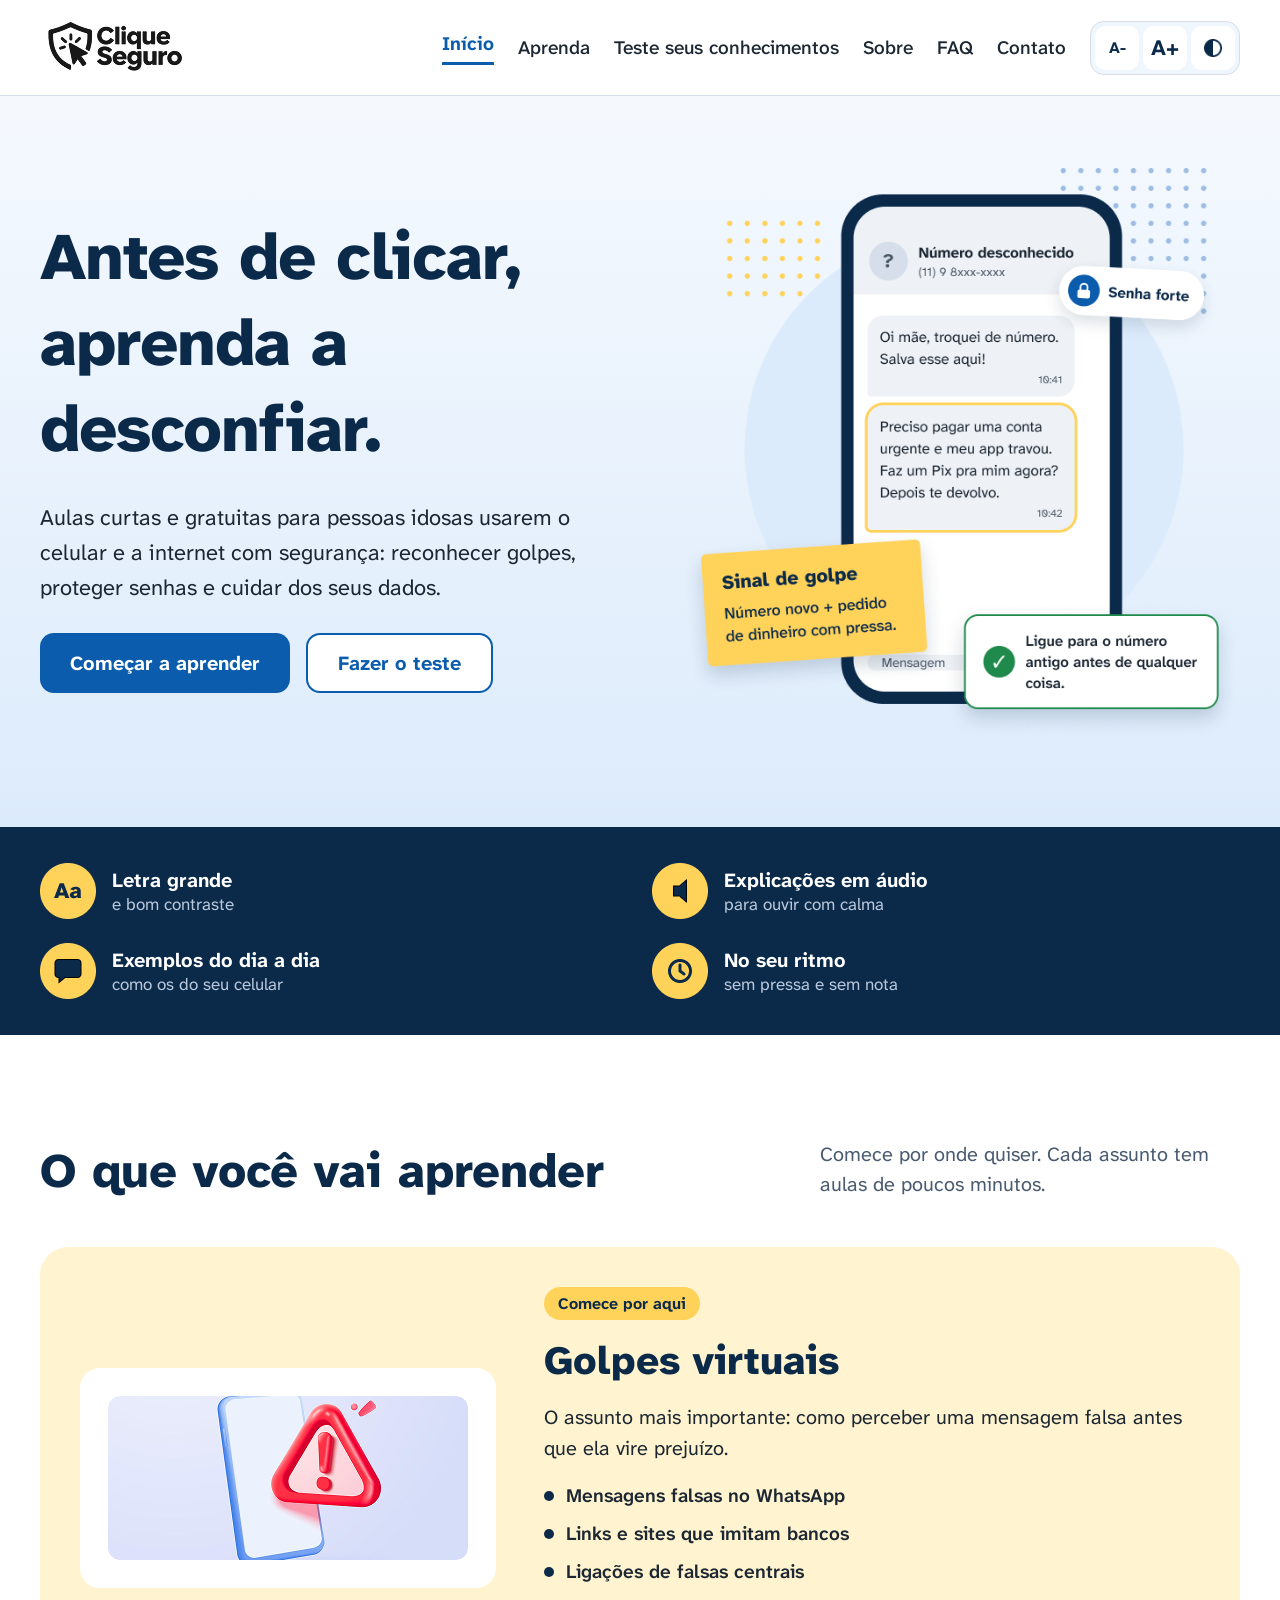
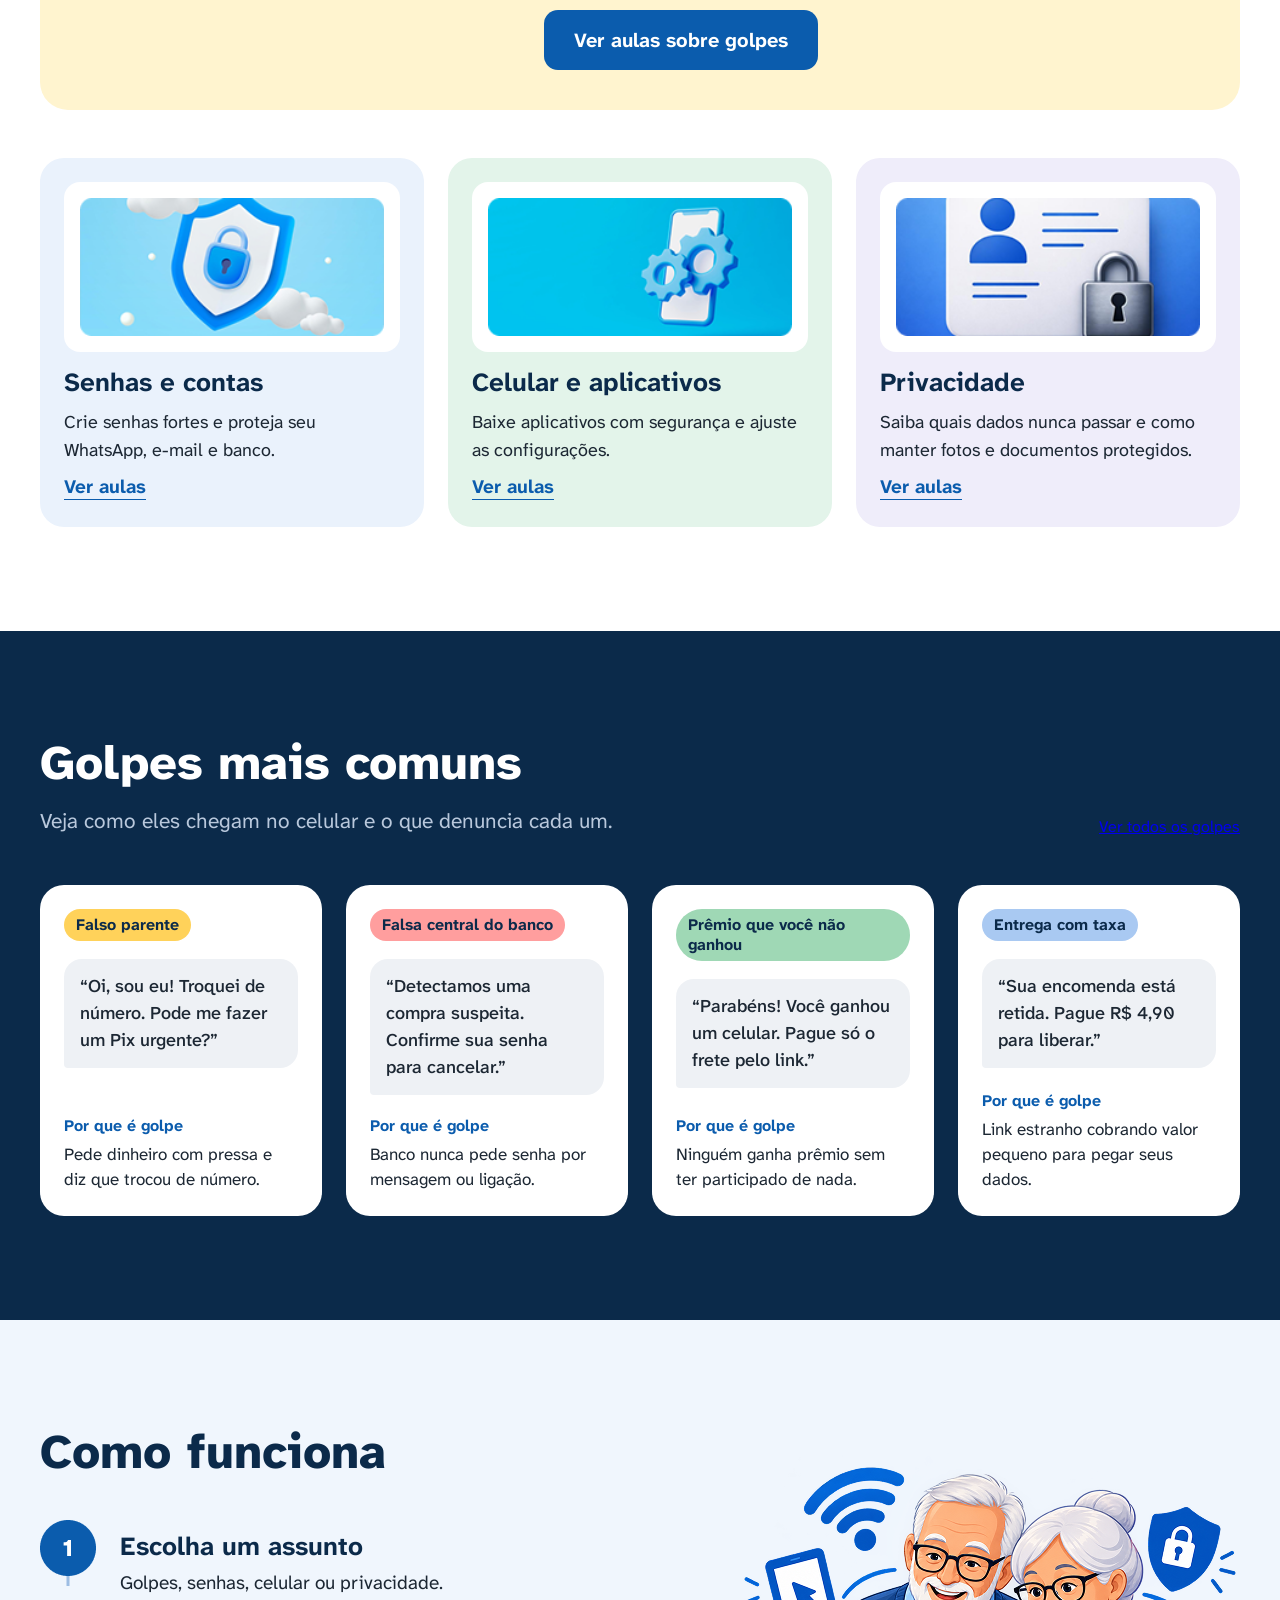
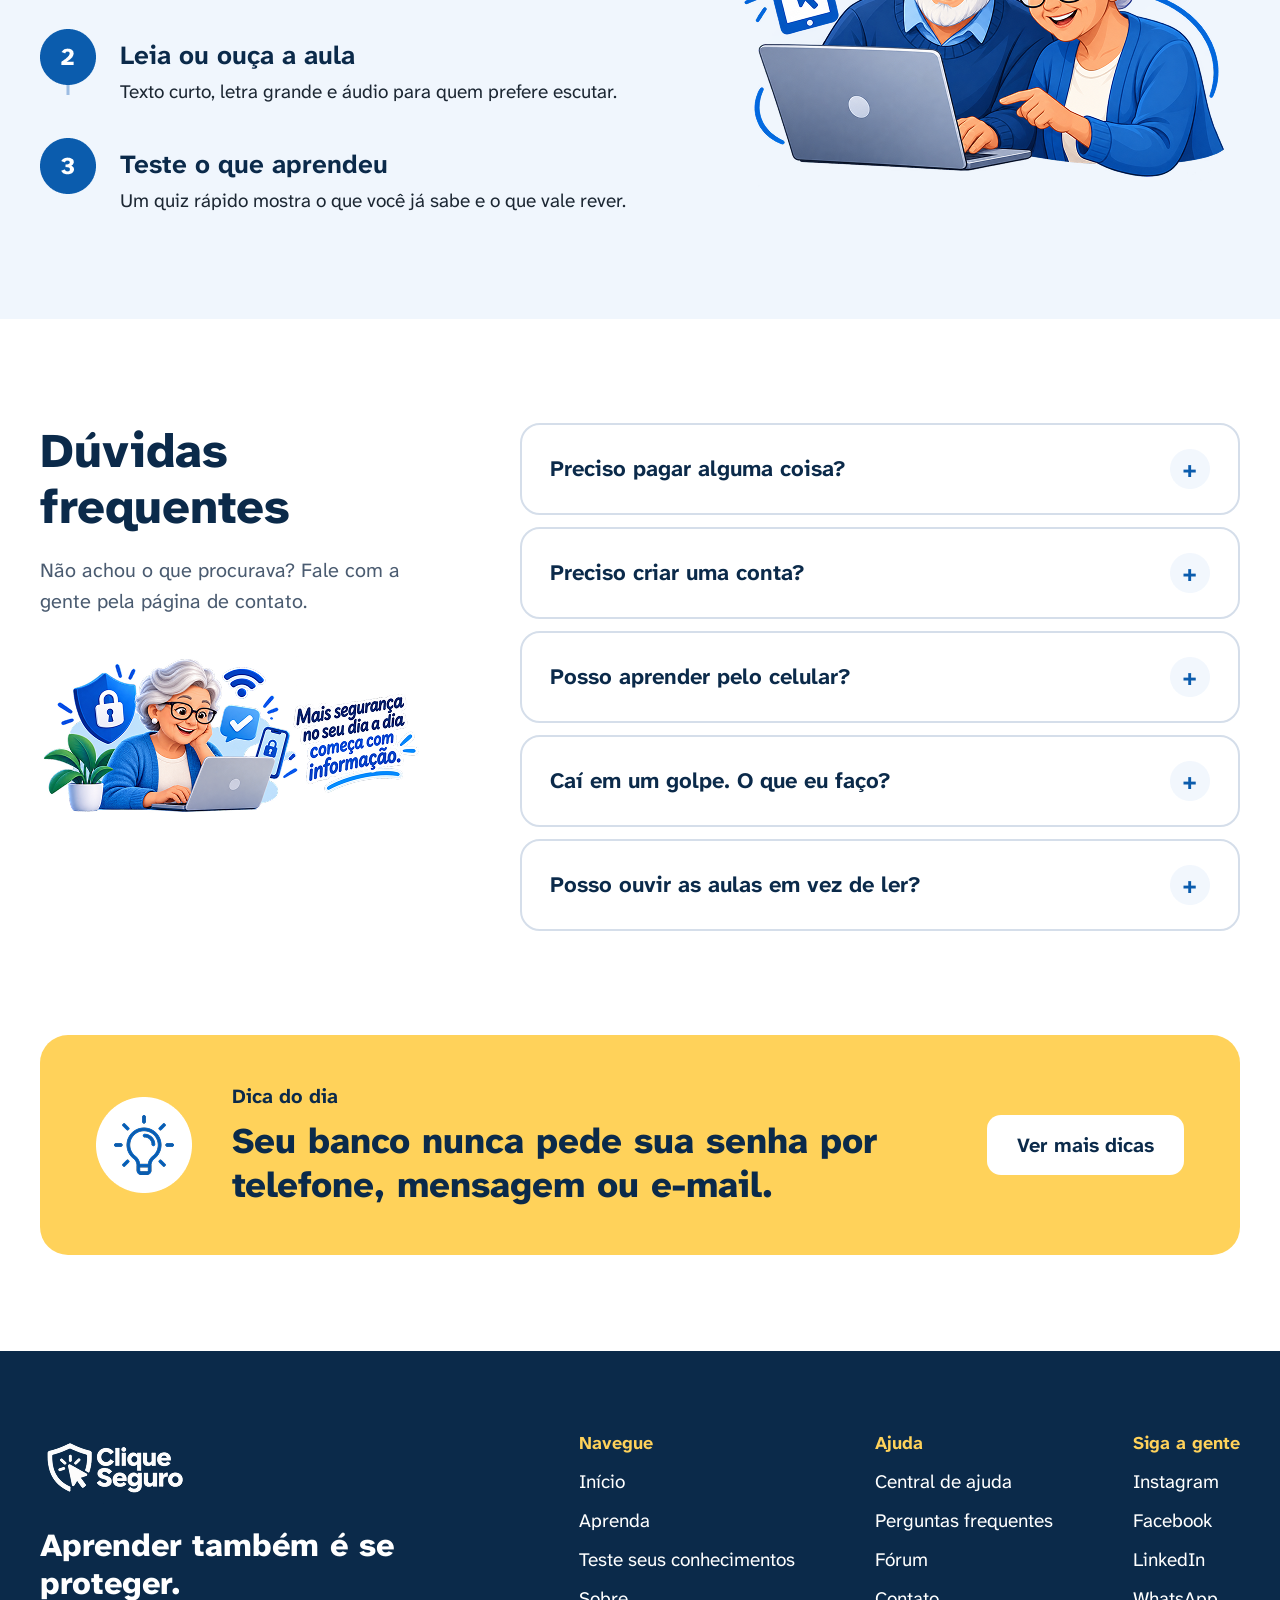
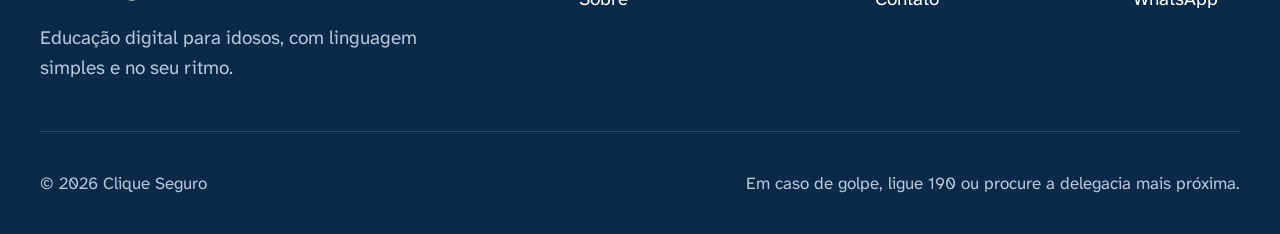
<file: page1.html>
<!DOCTYPE html>
<html lang="pt-br">

<head>
    <meta charset="UTF-8">
    <meta name="viewport" content="width=device-width, initial-scale=1.0">
    <title>Clique Seguro</title>
    <link rel="stylesheet" href="./src/styles/page1.css">
    <link rel="preconnect" href="https://fonts.googleapis.com">
    <link rel="preconnect" href="https://fonts.gstatic.com" crossorigin>
    <link
        href="https://fonts.googleapis.com/css2?family=Atkinson+Hyperlegible+Next:wght@400;500;600;700;800&display=swap"
        rel="stylesheet">
    <link rel="icon" type="image/png" href="./src/images/favicon-azul.png">
</head>

<body>
    <header>
        <img src="./src/images/logo_header.png" alt="Logo Clique Seguro" id="logo-header">

        <nav class="header-nav">
            <a href="./page1.html" class="active-link">Início</a>
            <a href="#learn">Aprenda</a>
            <a href="./page2.html">Teste seus conhecimentos</a>
            <a href="./page3.html">Sobre</a>
            <a href="#faq">FAQ</a>
            <a href="#footer">Contato</a>
            <div class="header-accessibility">
                <a href="#" id="font-decrease" aria-label="Diminuir tamanho da letra">A-</a>
                <a href="#" id="font-increase" aria-label="Aumentar tamanho da letra">A+</a>
                <a class="header-contrast" aria-label="Ativar modo escuro"><img
                        src="./src/images/icon_contraste.png" alt="Ícone contraste" id="contrast-icon"></a>
            </div>
        </nav>
    </header>

    <main>
        <section class="section-hero">
            <div class="hero-content">
                <h1>Antes de clicar, aprenda a desconfiar.</h1>
                <p>Aulas curtas e gratuitas para pessoas idosas usarem o celular
                    e a internet com segurança: reconhecer golpes, proteger senhas e cuidar dos seus dados.</p>
                <div class="hero-buttons">
                    <a href="#learn" class="btn-hero-primary">Começar a aprender</a>
                    <a href="./page2.html" class="btn-hero-secondary">Fazer o teste</a>
                </div>
            </div>

            <img src="./src/images/ilustracao_golpe.png" alt="Exemplo de golpe">
        </section>

        <section class="section-benefits">
            <div class="benefit-card">
                <img src="./src/images/icon_letra.png" alt="Ícone letra grande">
                <div class="benefit-card-content">
                    <h3>Letra grande</h3>
                    <p>e bom contraste</p>
                </div>
            </div>
            <div class="benefit-card">
                <img src="./src/images/icon_audio.png" alt="Ícone explicação em áudio">
                <div class="benefit-card-content">
                    <h3>Explicações em áudio</h3>
                    <p>para ouvir com calma</p>
                </div>
            </div>
            <div class="benefit-card">
                <img src="./src/images/icon_exemplo.png" alt="Ícone exemplos do dia a dia">
                <div class="benefit-card-content">
                    <h3>Exemplos do dia a dia</h3>
                    <p>como os do seu celular</p>
                </div>
            </div>
            <div class="benefit-card">
                <img src="./src/images/icon_relogio.png" alt="Ícone relógio">
                <div class="benefit-card-content">
                    <h3>No seu ritmo</h3>
                    <p>sem pressa e sem nota</p>
                </div>
            </div>
        </section>

        <section class="section-learn" id="learn">
            <div class="learn-header">
                <h2>O que você vai aprender</h2>
                <p>Comece por onde quiser. Cada assunto tem aulas de poucos minutos.</p>
            </div>

            <div class="learn-featured">
                <div class="learn-featured-image">
                    <img src="./src/images/ilustracao_perigo.png" alt="Celular com um sinal de alerta vermelho">
                </div>

                <div class="learn-featured-content">
                    <span class="learn-tag">Comece por aqui</span>
                    <h3>Golpes virtuais</h3>
                    <p>O assunto mais importante: como perceber uma mensagem falsa antes que ela vire prejuízo.</p>
                    <ul>
                        <li>Mensagens falsas no WhatsApp</li>
                        <li>Links e sites que imitam bancos</li>
                        <li>Ligações de falsas centrais</li>
                    </ul>
                    <a href="" class="btn-learn">Ver aulas sobre golpes</a>
                </div>
            </div>

            <div class="topic-grid">
                <div class="topic-card topic-blue">
                    <img src="./src/images/ilustracao_cadeado.png" alt="Ilustração de um cadeado">
                    <div class="topic-card-content">
                        <h3>Senhas e contas</h3>
                        <p>Crie senhas fortes e proteja seu WhatsApp, e-mail e banco.</p>
                        <a href="" class="topic-link">Ver aulas</a>
                    </div>
                </div>
                <div class="topic-card topic-green">
                    <img src="./src/images/ilustracao_celular.png" alt="Ilustração de um celular">
                    <div class="topic-card-content">
                        <h3>Celular e aplicativos</h3>
                        <p>Baixe aplicativos com segurança e ajuste as configurações.</p>
                        <a href="" class="topic-link">Ver aulas</a>
                    </div>
                </div>
                <div class="topic-card topic-rose">
                    <img src="./src/images/ilustracao_privacidade.png" alt="Ilustração de um documento protegido">
                    <div class="topic-card-content">
                        <h3>Privacidade</h3>
                        <p>Saiba quais dados nunca passar e como manter fotos e documentos protegidos.</p>
                        <a href="" class="topic-link">Ver aulas</a>
                    </div>
                </div>
            </div>
        </section>

        <section class="section-scams">
            <div class="scams-header">
                <div>
                    <h2>Golpes mais comuns</h2>
                    <p>Veja como eles chegam no celular e o que denuncia cada um.</p>
                </div>
                <a href="./golpes.html" class="btn-scams">Ver todos os golpes</a>
            </div>

            <div class="scams-grid">
                <div class="scam-card">
                    <p class="scam-tag tag-yellow">Falso parente</p>
                    <p class="scam-message">“Oi, sou eu! Troquei de número. Pode me fazer um Pix urgente?”</p>
                    <div class="scam-why">
                        <p class="scam-why-title">Por que é golpe</p>
                        <p>Pede dinheiro com pressa e diz que trocou de número.</p>
                    </div>
                </div>

                <div class="scam-card">
                    <p class="scam-tag tag-red">Falsa central do banco</p>
                    <p class="scam-message">“Detectamos uma compra suspeita. Confirme sua senha para cancelar.”</p>
                    <div class="scam-why">
                        <p class="scam-why-title">Por que é golpe</p>
                        <p>Banco nunca pede senha por mensagem ou ligação.</p>
                    </div>
                </div>

                <div class="scam-card">
                    <p class="scam-tag tag-green">Prêmio que você não ganhou</p>
                    <p class="scam-message">“Parabéns! Você ganhou um celular. Pague só o frete pelo link.”</p>
                    <div class="scam-why">
                        <p class="scam-why-title">Por que é golpe</p>
                        <p>Ninguém ganha prêmio sem ter participado de nada.</p>
                    </div>
                </div>

                <div class="scam-card">
                    <p class="scam-tag tag-blue">Entrega com taxa</p>
                    <p class="scam-message">“Sua encomenda está retida. Pague R$ 4,90 para liberar.”</p>
                    <div class="scam-why">
                        <p class="scam-why-title">Por que é golpe</p>
                        <p>Link estranho cobrando valor pequeno para pegar seus dados.</p>
                    </div>
                </div>
            </div>
        </section>

        <section class="section-steps">
            <div class="steps-content">
                <h2>Como funciona</h2>
                <div class="step-card">
                    <img src="./src/images/marcador1.png" alt="Marcador 1">
                    <div class="step-card-content">
                        <h3>Escolha um assunto</h3>
                        <p>Golpes, senhas, celular ou privacidade.</p>
                    </div>
                </div>
                <div class="step-card">
                    <img src="./src/images/marcador2.png" alt="Marcador 2">
                    <div class="step-card-content">
                        <h3>Leia ou ouça a aula</h3>
                        <p>Texto curto, letra grande e áudio para quem prefere escutar.</p>
                    </div>
                </div>
                <div class="step-card">
                    <img src="./src/images/marcador3.png" alt="Marcador 3">
                    <div class="step-card-content">
                        <h3>Teste o que aprendeu</h3>
                        <p>Um quiz rápido mostra o que você já sabe e o que vale rever.</p>
                    </div>
                </div>
            </div>
            <img src="./src/images/ilustracao_idosos.png" alt="Ilustração de dois idosos">
        </section>

        <section class="section-faq" id="faq">
            <div class="faq-header">
                <h2>Dúvidas frequentes</h2>
                <p>Não achou o que procurava? Fale com a gente pela página de contato.</p>
                <img src="./src/images/ilustracao_idosa.png" alt="Ilustração de uma idosa">
            </div>

            <div class="faq-list">
                <div class="faq-card">
                    <p>Preciso pagar alguma coisa?</p>
                    <a href=""><img src="./src/images/icon_abrir.png" alt="Ícone abrir"></a>
                </div>
                <div class="faq-card">
                    <p>Preciso criar uma conta?</p>
                    <a href=""><img src="./src/images/icon_abrir.png" alt="Ícone abrir"></a>
                </div>
                <div class="faq-card">
                    <p>Posso aprender pelo celular?</p>
                    <a href=""><img src="./src/images/icon_abrir.png" alt="Ícone abrir"></a>
                </div>
                <div class="faq-card">
                    <p>Caí em um golpe. O que eu faço?</p>
                    <a href=""><img src="./src/images/icon_abrir.png" alt="Ícone abrir"></a>
                </div>
                <div class="faq-card">
                    <p>Posso ouvir as aulas em vez de ler?</p>
                    <a href=""><img src="./src/images/icon_abrir.png" alt="Ícone abrir"></a>
                </div>
            </div>
        </section>

        <section class="section-tip">
            <div class="tip-card">
                <img src="./src/images/icon_lampada.png" alt="Ícone lâmpada">
                <div class="tip-card-content">
                    <h3>Dica do dia</h3>
                    <p>Seu banco nunca pede sua senha por telefone, mensagem ou e-mail.</p>
                </div>
                <a href="" class="btn-tip">Ver mais dicas</a>
            </div>
        </section>
    </main>

    <footer id="footer">
        <div class="footer-top">
            <div class="footer-brand">
                <img src="./src/images/logo_cliqueseguro.png" alt="Logo Clique Seguro" class="footer-logo">
                <h2>Aprender também é se proteger.</h2>
                <p>Educação digital para idosos, com linguagem simples e no seu ritmo.</p>
            </div>

            <nav class="footer-nav">
                <div class="footer-column">
                    <h3>Navegue</h3>
                    <a href="./page1.html">Início</a>
                    <a href="#learn">Aprenda</a>
                    <a href="./page2.html">Teste seus conhecimentos</a>
                    <a href="./page3.html">Sobre</a>
                </div>
                <div class="footer-column">
                    <h3>Ajuda</h3>
                    <a href="">Central de ajuda</a>
                    <a href="#faq">Perguntas frequentes</a>
                    <a href="">Fórum</a>
                    <a href="">Contato</a>
                </div>
                <div class="footer-column">
                    <h3>Siga a gente</h3>
                    <a href="">Instagram</a>
                    <a href="">Facebook</a>
                    <a href="">LinkedIn</a>
                    <a href="">WhatsApp</a>
                </div>
            </nav>
        </div>
        <div class="footer-bottom">
            <p>© 2026 Clique Seguro</p>
            <p>Em caso de golpe, ligue 190 ou procure a delegacia mais próxima.</p>
        </div>
    </footer>
    <script src="./src/js/app.js"></script>
</body>

</html>
</file>
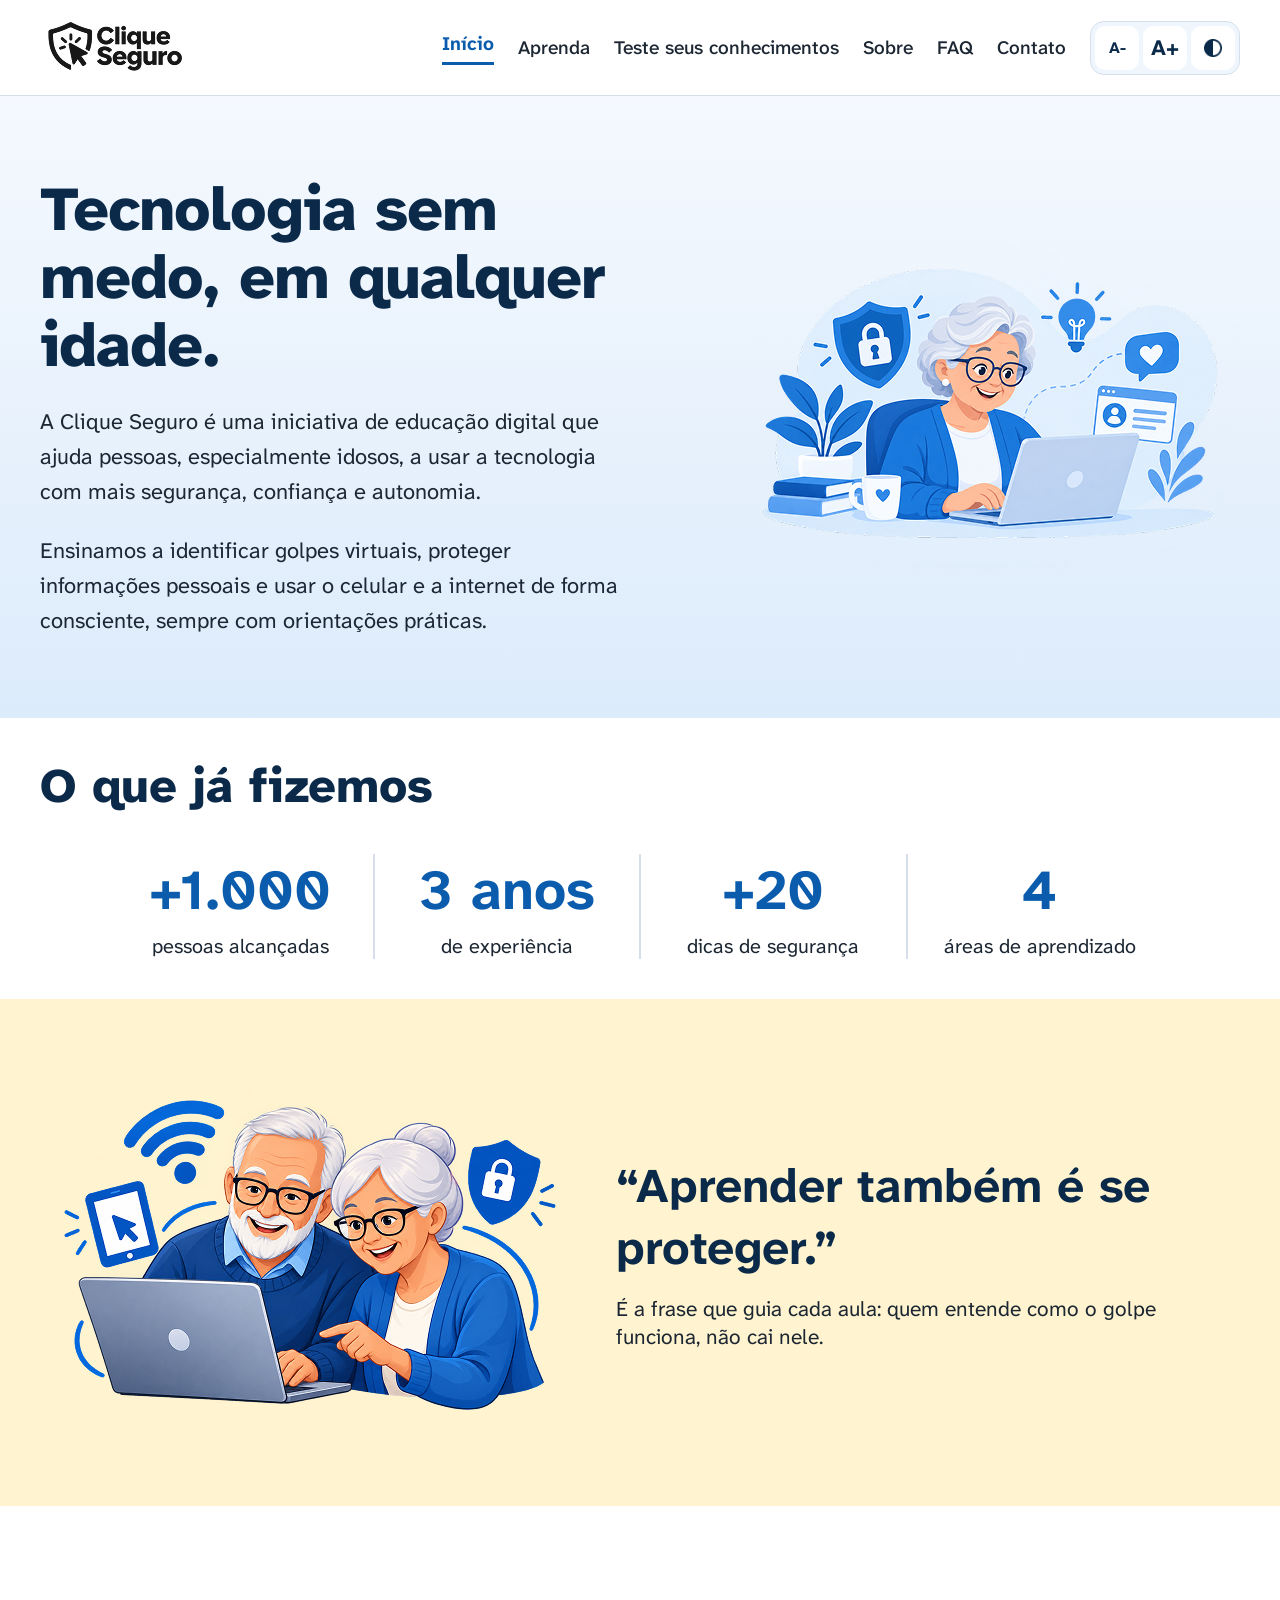
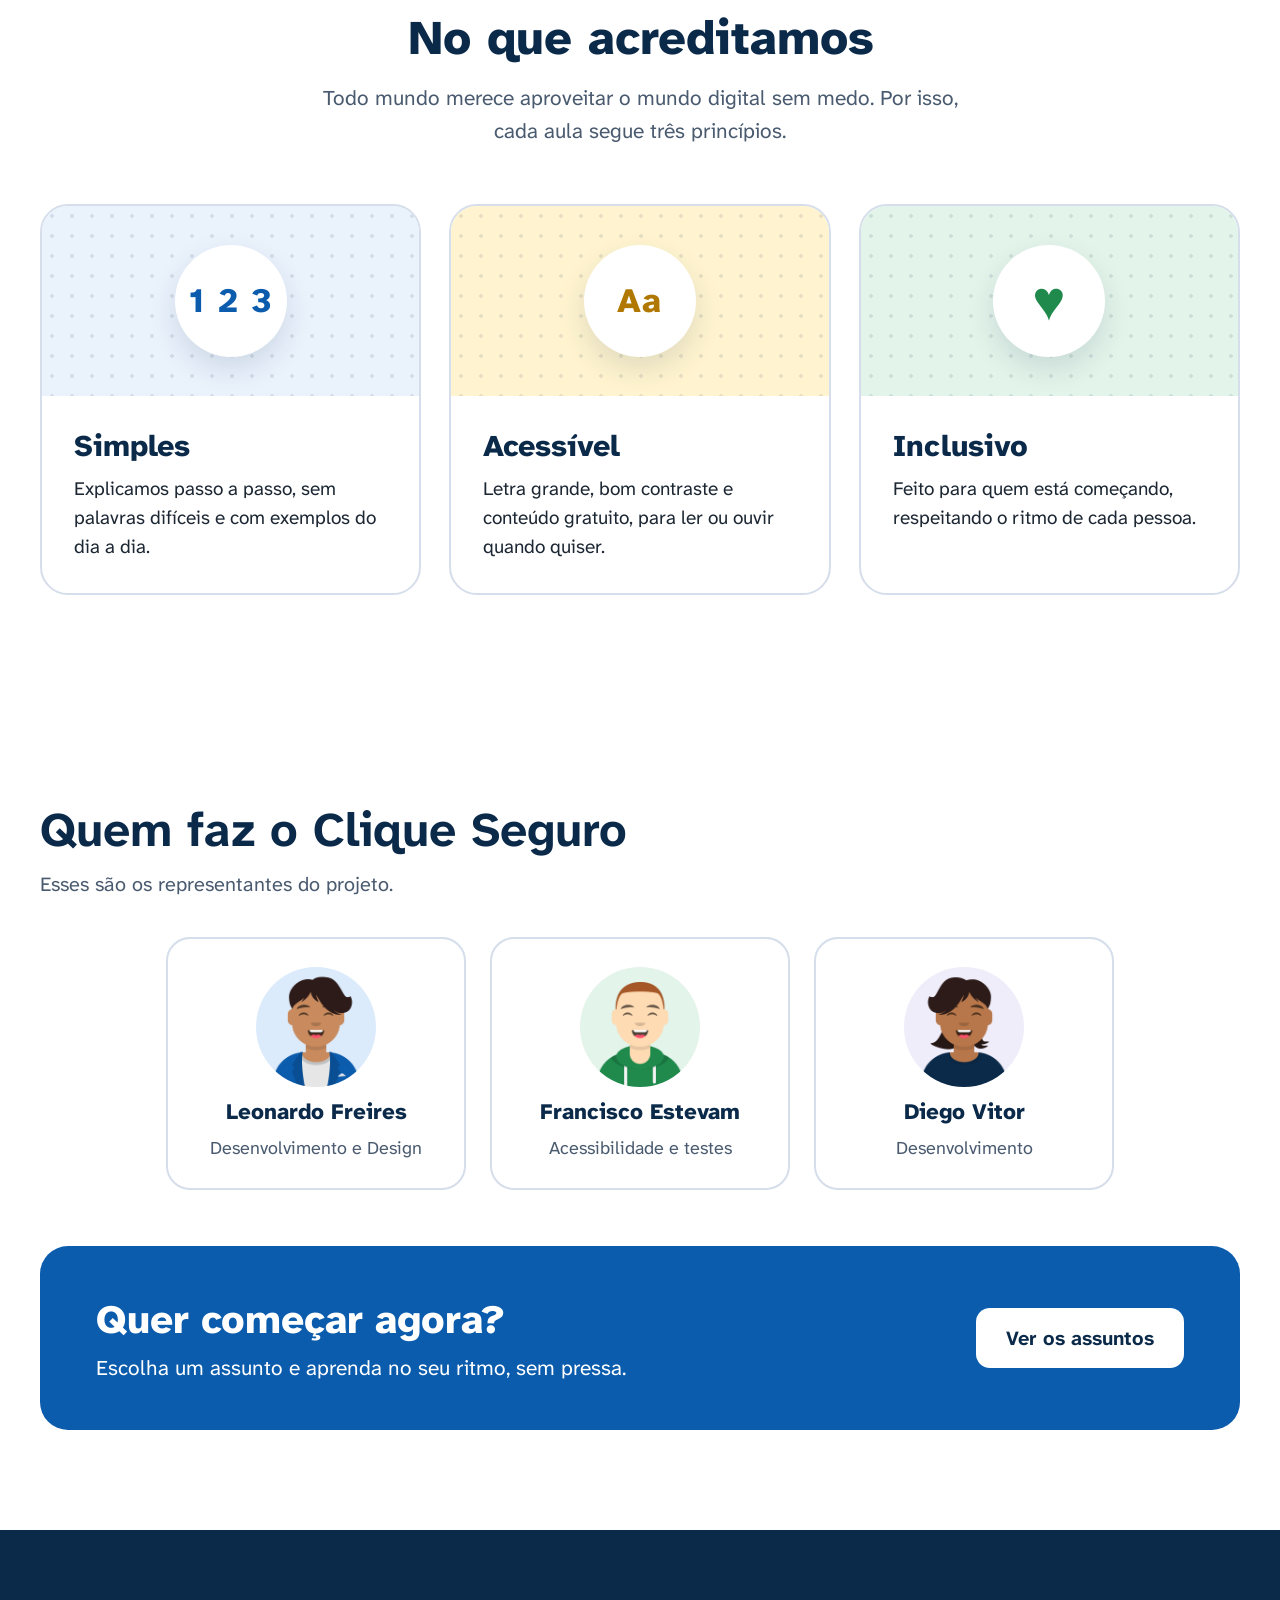
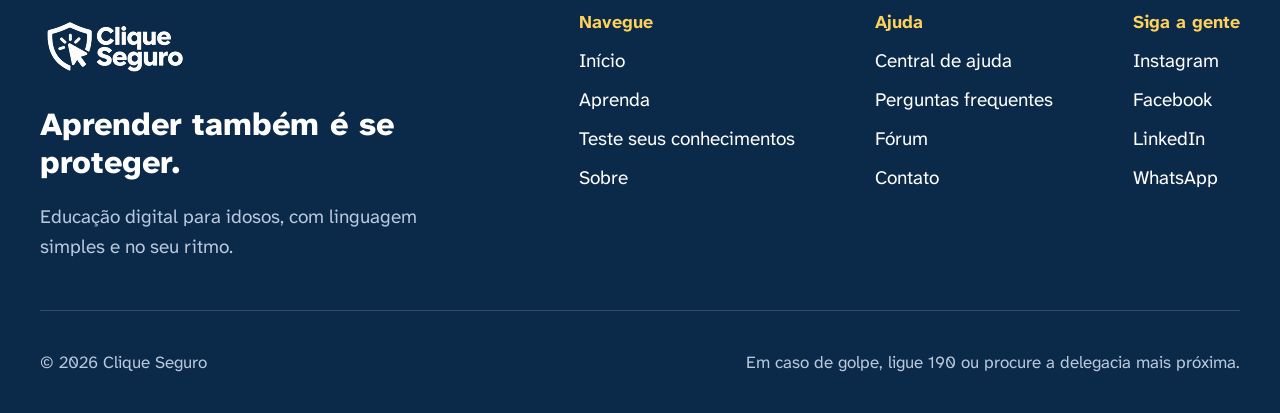
<file: page3.html>
<!DOCTYPE html>
<html lang="pt-br">

<head>
    <meta charset="UTF-8">
    <meta name="viewport" content="width=device-width, initial-scale=1.0">
    <title>Clique Seguro</title>
    <link rel="stylesheet" href="./src/styles/page3.css">
    <link rel="preconnect" href="https://fonts.googleapis.com">
    <link rel="preconnect" href="https://fonts.gstatic.com" crossorigin>
    <link
        href="https://fonts.googleapis.com/css2?family=Atkinson+Hyperlegible+Next:wght@400;500;600;700;800&display=swap"
        rel="stylesheet">
    <link rel="icon" type="image/png" href="./src/images/favicon-azul.png">
</head>

<body>
    <header>
        <img src="./src/images/logo_header.png" alt="Logo Clique Seguro" id="logo-header">

        <nav class="header-nav">
            <a href="./page1.html" class="active-link">Início</a>
            <a href="#learn">Aprenda</a>
            <a href="./page2.html">Teste seus conhecimentos</a>
            <a href="./page3.html">Sobre</a>
            <a href="#faq">FAQ</a>
            <a href="#footer">Contato</a>
            <div class="header-accessibility">
                <a href="#" id="font-decrease" aria-label="Diminuir tamanho da letra">A-</a>
                <a href="#" id="font-increase" aria-label="Aumentar tamanho da letra">A+</a>
                <a class="header-contrast" aria-label="Ativar modo escuro"><img src="./src/images/icon_contraste.png"
                        alt="Ícone contraste" id="contrast-icon"></a>
            </div>
        </nav>
    </header>

    <main>
        <section class="section-about">
            <div class="about-content">
                <h1>Tecnologia sem medo, em qualquer idade.</h1>
                <p>A Clique Seguro é uma iniciativa de educação digital que ajuda
                    pessoas, especialmente idosos, a usar a tecnologia com mais segurança, confiança e autonomia.</p>
                <p id="active-p">Ensinamos a identificar golpes virtuais, proteger informações
                    pessoais e usar o celular e a internet de forma consciente, sempre com orientações práticas.</p>
            </div>
            <img src="./src/images/ilustracao_idosa_computador.png" alt="Ilustração de uma idosa usando o computador">
        </section>

        <section class="section-stats">
            <h2>O que já fizemos</h2>
            <div class="stats-grid">
                <div class="stat-card">
                    <h3>+1.000</h3>
                    <p>pessoas alcançadas</p>
                </div>
                <div class="stat-card">
                    <h3>3 anos</h3>
                    <p>de experiência</p>
                </div>
                <div class="stat-card">
                    <h3>+20</h3>
                    <p>dicas de segurança</p>
                </div>
                <div class="stat-card">
                    <h3>4</h3>
                    <p>áreas de aprendizado</p>
                </div>
            </div>
        </section>

        <section class="section-quote">
            <img src="./src/images/ilustracao_idosos.png" alt="Ilustração de dois idosos">

            <div class="quote-content">
                <h2>“Aprender também é se proteger.”</h2>
                <p>É a frase que guia cada aula: quem entende como o golpe funciona, não cai nele.</p>
            </div>
        </section>

        <section class="section-values">
            <div class="values-header">
                <h2>No que acreditamos</h2>
                <p>Todo mundo merece aproveitar o mundo digital sem medo. Por isso, cada aula segue três princípios.</p>
            </div>

            <div class="values-grid">
                <div class="value-card value-blue">
                    <div class="value-card-band">
                        <p class="value-card-icon" aria-hidden="true">1 2 3</p>
                    </div>
                    <div class="value-card-content">
                        <h3>Simples</h3>
                        <p>Explicamos passo a passo, sem palavras difíceis e com exemplos do dia a dia.</p>
                    </div>
                </div>

                <div class="value-card value-yellow">
                    <div class="value-card-band">
                        <p class="value-card-icon" aria-hidden="true">Aa</p>
                    </div>
                    <div class="value-card-content">
                        <h3>Acessível</h3>
                        <p>Letra grande, bom contraste e conteúdo gratuito, para ler ou ouvir quando quiser.</p>
                    </div>
                </div>

                <div class="value-card value-green">
                    <div class="value-card-band">
                        <p class="value-card-icon" aria-hidden="true">♥</p>
                    </div>
                    <div class="value-card-content">
                        <h3>Inclusivo</h3>
                        <p>Feito para quem está começando, respeitando o ritmo de cada pessoa.</p>
                    </div>
                </div>
            </div>
        </section>

        <section class="section-team">
            <div class="team-container">
                <div class="team-header">
                    <h2>Quem faz o Clique Seguro</h2>
                    <p>Esses são os representantes do projeto.</p>
                </div>

                <div class="team-grid">
                    <div class="team-card">
                        <img src="./src/images/pessoa1.png" alt="Foto de Leonardo Freires">
                        <h3>Leonardo Freires</h3>
                        <p>Desenvolvimento e Design</p>
                    </div>
                    <div class="team-card">
                        <img src="./src/images/pessoa2.png" alt="Foto de Francisco Estevam">
                        <h3>Francisco Estevam</h3>
                        <p>Acessibilidade e testes</p>
                    </div>
                    <div class="team-card">
                        <img src="./src/images/pessoa3.png" alt="Foto de Diego Vitor">
                        <h3>Diego Vitor</h3>
                        <p>Desenvolvimento</p>
                    </div>
                </div>
            </div>

            <div class="team-cta">
                <div class="team-cta-content">
                    <h2>Quer começar agora?</h2>
                    <p>Escolha um assunto e aprenda no seu ritmo, sem pressa.</p>
                </div>
                <a href="./page1.html#learn" class="btn-cta">Ver os assuntos</a>
            </div>
        </section>
    </main>

    <footer id="footer">
        <div class="footer-top">
            <div class="footer-brand">
                <img src="./src/images/logo_cliqueseguro.png" alt="Logo Clique Seguro" class="footer-logo">
                <h2>Aprender também é se proteger.</h2>
                <p>Educação digital para idosos, com linguagem simples e no seu ritmo.</p>
            </div>

            <nav class="footer-nav">
                <div class="footer-column">
                    <h3>Navegue</h3>
                    <a href="./page1.html">Início</a>
                    <a href="./page1.html#learn">Aprenda</a>
                    <a href="./page2.html">Teste seus conhecimentos</a>
                    <a href="./page3.html">Sobre</a>
                </div>
                <div class="footer-column">
                    <h3>Ajuda</h3>
                    <a href="">Central de ajuda</a>
                    <a href="./page1.html#faq">Perguntas frequentes</a>
                    <a href="">Fórum</a>
                    <a href="">Contato</a>
                </div>
                <div class="footer-column">
                    <h3>Siga a gente</h3>
                    <a href="">Instagram</a>
                    <a href="">Facebook</a>
                    <a href="">LinkedIn</a>
                    <a href="">WhatsApp</a>
                </div>
            </nav>
        </div>
        <div class="footer-bottom">
            <p>© 2026 Clique Seguro</p>
            <p>Em caso de golpe, ligue 190 ou procure a delegacia mais próxima.</p>
        </div>
    </footer>
    <script src="./src/js/app.js"></script>
</body>

</html>
</file>
<file: src/styles/page1.css>
@import url("./global.css");

body {
    font-family: var(--font-body);
    background-color: var(--color-bg);
    color: var(--color-text);
}

.section-hero {
    display: flex;
    justify-content: space-between;
    align-items: center;
    gap: 40px;
    padding: 72px 120px 88px;
    background: var(--color-linear);
}

.section-hero>img {
    width: 100%;
    max-width: 560px;
    min-width: 0;
}

.hero-content {
    display: flex;
    flex-direction: column;
    gap: 28px;
    max-width: 600px;
}

.hero-content h1 {
    font-size: 66px;
    font-weight: 800;
    letter-spacing: -1px;
    color: var(--color-title);
}

.hero-content p {
    max-width: 560px;
    font-size: 22px;
    line-height: 35px;
}

.hero-buttons {
    display: flex;
    gap: 16px;
}

.btn-hero-primary,
.btn-hero-secondary {
    display: flex;
    align-items: center;
    height: 60px;
    padding: 0 30px;
    border-radius: 14px;
    font-size: 20px;
    font-weight: 700;
    text-decoration: none;
    transition: background-color 0.2s;
}

.btn-hero-primary {
    background-color: var(--color-blue);
    color: var(--color-white);
}

.btn-hero-primary:hover {
    background-color: var(--color-blue-dark);
}

.btn-hero-secondary {
    border: 2px solid var(--color-accent);
    background-color: var(--color-surface);
    color: var(--color-accent);
}

.btn-hero-secondary:hover {
    background-color: var(--color-blue-light);
}

.section-benefits {
    display: flex;
    justify-content: space-between;
    gap: 24px;
    padding: 36px 120px;
    background-color: var(--color-blue-dark);
}

.benefit-card {
    display: flex;
    align-items: center;
    gap: 16px;
}

.benefit-card img {
    width: 56px;
    flex-shrink: 0;
}

.benefit-card-content h3 {
    font-size: 20px;
    font-weight: 700;
    line-height: 26px;
    color: var(--color-white);
}

.benefit-card-content p {
    font-size: 17px;
    line-height: 22px;
    color: var(--color-gray);
}

.section-learn {
    display: flex;
    flex-direction: column;
    gap: 48px;
    padding: 104px 120px;
}

.learn-header {
    display: flex;
    justify-content: space-between;
    align-items: flex-end;
    gap: 32px;
}

.learn-header h2 {
    font-size: 48px;
    font-weight: 800;
    line-height: 56px;
    color: var(--color-title);
}

.learn-header p {
    max-width: 420px;
    font-size: 20px;
    line-height: 30px;
    color: var(--color-muted);
}

.learn-featured {
    display: flex;
    align-items: center;
    gap: 48px;
    padding: 40px 48px 40px 40px;
    border-radius: 28px;
    background-color: var(--color-yellow-light);
}

.learn-featured-image {
    flex-shrink: 0;
    padding: 28px;
    border-radius: 20px;
    background-color: var(--color-white);
}

.learn-featured-image img {
    display: block;
    width: 360px;
    border-radius: 12px;
}

.learn-featured-content {
    display: flex;
    flex-direction: column;
    align-items: flex-start;
    gap: 18px;
}

.learn-tag {
    padding: 6px 14px;
    border-radius: 999px;
    background-color: var(--color-yellow);
    font-size: 16px;
    font-weight: 700;
    color: var(--color-blue-dark);
}

.learn-featured-content h3 {
    font-size: 40px;
    font-weight: 800;
    line-height: 46px;
    color: var(--color-title);
}

.learn-featured-content p {
    font-size: 20px;
    line-height: 31px;
}

.learn-featured-content ul {
    display: flex;
    flex-direction: column;
    gap: 10px;
    list-style: none;
}

.learn-featured-content li {
    display: flex;
    align-items: center;
    gap: 12px;
    font-size: 19px;
    font-weight: 600;
    line-height: 28px;
}

.learn-featured-content li::before {
    content: "";
    width: 10px;
    height: 10px;
    flex-shrink: 0;
    border-radius: 50%;
    background-color: var(--color-title);
}

.btn-learn {
    display: inline-flex;
    align-items: center;
    height: 60px;
    margin-top: 6px;
    padding: 0 30px;
    border-radius: 14px;
    background-color: var(--color-blue);
    font-size: 20px;
    font-weight: 700;
    color: var(--color-white);
    text-decoration: none;
    transition: background-color 0.2s;
}

.btn-learn:hover {
    background-color: var(--color-blue-dark);
}

.topic-grid {
    display: flex;
    gap: 24px;
}

.topic-card {
    flex: 1;
    display: flex;
    flex-direction: column;
    gap: 14px;
    padding: 24px 24px 28px;
    border-radius: 24px;
}

.topic-card.topic-blue {
    background-color: var(--color-blue-light);
}

.topic-card.topic-green {
    background-color: var(--color-green);
}

.topic-card.topic-rose {
    background-color: var(--color-lilac);
}

.topic-card img {
    display: block;
    width: 100%;
    padding: 16px;
    border-radius: 16px;
    background-color: var(--color-white);
}

.topic-card-content {
    flex: 1;
    display: flex;
    flex-direction: column;
    align-items: flex-start;
    gap: 10px;
}

.topic-card-content h3 {
    font-size: 26px;
    font-weight: 700;
    line-height: 32px;
    color: var(--color-title);
}

.topic-card-content p {
    flex: 1;
    font-size: 18px;
    line-height: 28px;
}

.topic-link {
    font-size: 19px;
    font-weight: 700;
    color: var(--color-accent);
    text-underline-offset: 6px;
    transition: 0.5s;
}

.topic-link:hover {
    color: var(--color-title);
}

.section-scams {
    display: flex;
    flex-direction: column;
    gap: 48px;
    padding: 104px 120px;
    background-color: var(--color-blue-dark);
}

.scams-header {
    display: flex;
    justify-content: space-between;
    align-items: flex-end;
    gap: 32px;
}

.scams-header h2 {
    font-size: 48px;
    font-weight: 800;
    line-height: 56px;
    color: var(--color-white);
}

.scams-header p {
    margin-top: 14px;
    font-size: 21px;
    line-height: 32px;
    color: var(--color-gray);
}

.scams-grid {
    display: grid;
    grid-template-columns: repeat(4, 1fr);
    gap: 24px;
}

.scam-card {
    display: flex;
    flex-direction: column;
    align-items: flex-start;
    gap: 18px;
    padding: 24px;
    border-radius: 24px;
    background-color: var(--color-surface);
}

.scam-tag {
    padding: 6px 12px;
    border-radius: 999px;
    font-size: 16px;
    font-weight: 700;
    line-height: 20px;
    color: var(--color-blue-dark);
}

.tag-yellow {
    background-color: var(--color-yellow);
}

.tag-red {
    background-color: var(--color-red-light);
}

.tag-green {
    background-color: var(--color-green-light);
}

.tag-blue {
    background-color: var(--color-blue-tag);
}

.scam-message {
    width: 100%;
    padding: 14px 16px;
    border-radius: 18px 18px 18px 4px;
    background-color: var(--color-bubble);
    font-size: 18px;
    font-weight: 500;
    line-height: 27px;
}

.scam-why {
    margin-top: auto;
    display: flex;
    flex-direction: column;
    gap: 4px;
}

.scam-why p {
    font-size: 17px;
    line-height: 25px;
}

.scam-why .scam-why-title {
    font-size: 16px;
    font-weight: 700;
    color: var(--color-accent);
}

.section-steps {
    display: flex;
    justify-content: space-between;
    align-items: center;
    gap: 64px;
    padding: 104px 120px;
    background-color: var(--color-sky-light);
}

.section-steps>img {
    width: 100%;
    max-width: 520px;
    min-width: 0;
}

.steps-content {
    display: flex;
    flex-direction: column;
    gap: 32px;
    max-width: 600px;
}

.steps-content h2 {
    margin-bottom: 8px;
    font-size: 48px;
    font-weight: 800;
    line-height: 56px;
    color: var(--color-title);
}

.step-card {
    display: flex;
    align-items: flex-start;
    gap: 24px;
}

.step-card img {
    width: 56px;
    flex-shrink: 0;
}

.step-card-content {
    display: flex;
    flex-direction: column;
    gap: 6px;
    padding-top: 10px;
}

.step-card-content h3 {
    font-size: 26px;
    font-weight: 700;
    line-height: 32px;
    color: var(--color-title);
}

.step-card-content p {
    font-size: 19px;
    line-height: 29px;
}

.section-faq {
    display: flex;
    align-items: flex-start;
    gap: 80px;
    padding: 104px 120px 40px;
}

.faq-header {
    display: flex;
    flex-direction: column;
    gap: 20px;
    max-width: 400px;
    flex-shrink: 0;
}

.faq-header h2 {
    font-size: 48px;
    font-weight: 800;
    line-height: 56px;
    color: var(--color-title);
}

.faq-header p {
    font-size: 20px;
    line-height: 31px;
    color: var(--color-muted);
}

.faq-header img {
    width: 100%;
    max-width: 380px;
}

.faq-list {
    flex: 1;
    display: flex;
    flex-direction: column;
    gap: 12px;
}

.faq-card {
    display: flex;
    justify-content: space-between;
    align-items: center;
    gap: 16px;
    padding: 24px 28px;
    border: 2px solid var(--color-line);
    border-radius: 20px;
    background-color: var(--color-surface);
    transition: 0.5s;
    cursor: pointer;
}

.faq-card:hover {
    transform: scale(1.03);
}

.faq-card p {
    font-size: 22px;
    font-weight: 700;
    line-height: 30px;
    color: var(--color-title);
}

.faq-card img {
    display: block;
    width: 40px;
    height: 40px;
    flex-shrink: 0;
}

.section-tip {
    padding: 64px 120px 96px;
}

.tip-card {
    display: flex;
    align-items: center;
    gap: 40px;
    padding: 48px 56px;
    border-radius: 28px;
    background-color: var(--color-yellow);
}

.tip-card>img {
    width: 96px;
    flex-shrink: 0;
}

.tip-card-content {
    flex: 1;
    display: flex;
    flex-direction: column;
    gap: 10px;
}

.tip-card-content h3 {
    font-size: 20px;
    font-weight: 700;
    color: var(--color-blue-dark);
}

.tip-card-content p {
    max-width: 850px;
    font-size: 36px;
    font-weight: 800;
    line-height: 44px;
    color: var(--color-blue-dark);
}

.btn-tip {
    display: inline-flex;
    align-items: center;
    flex-shrink: 0;
    height: 60px;
    padding: 0 30px;
    border-radius: 14px;
    background-color: var(--color-white);
    font-size: 20px;
    font-weight: 700;
    color: var(--color-blue-dark);
    text-decoration: none;
    transition: 0.5s;
}

.btn-tip:hover {
    transform: scale(1.02);
    background-color: rgb(231, 229, 229);
}

@media (max-width: 1280px) {

    .section-hero,
    .section-benefits,
    .section-learn,
    .section-scams,
    .section-steps,
    .section-faq,
    .section-tip {
        padding-left: 40px;
        padding-right: 40px;
    }

    .section-benefits {
        display: grid;
        grid-template-columns: repeat(2, 1fr);
    }
}

@media (max-width: 1024px) {

    .section-hero,
    .section-steps,
    .section-faq {
        flex-direction: column;
        align-items: flex-start;
    }

    .learn-header,
    .scams-header {
        flex-direction: column;
        align-items: flex-start;
    }

    .learn-featured,
    .tip-card {
        flex-direction: column;
        align-items: flex-start;
    }

    .faq-header {
        max-width: none;
    }

    .faq-list {
        width: 100%;
    }

    .scams-grid {
        grid-template-columns: repeat(2, 1fr);
    }

    .tip-card-content p {
        font-size: 28px;
        line-height: 36px;
    }
}

@media (max-width: 600px) {

    .section-hero,
    .section-learn,
    .section-scams,
    .section-steps,
    .section-faq {
        padding: 56px 20px;
    }

    .section-benefits {
        grid-template-columns: 1fr;
        padding: 32px 20px;
    }

    .section-tip {
        padding: 32px 20px 56px;
    }

    .hero-content h1 {
        font-size: 42px;
    }

    .learn-header h2,
    .scams-header h2,
    .steps-content h2,
    .faq-header h2 {
        font-size: 36px;
        line-height: 44px;
    }

    .hero-buttons {
        flex-direction: column;
    }

    .btn-hero-primary,
    .btn-hero-secondary {
        justify-content: center;
    }

    .learn-featured {
        padding: 24px;
    }

    .learn-featured-image {
        width: 100%;
        padding: 16px;
    }

    .learn-featured-image img {
        width: 100%;
    }

    .learn-featured-content h3 {
        font-size: 32px;
        line-height: 38px;
    }

    .topic-grid {
        flex-direction: column;
    }

    .scams-grid {
        grid-template-columns: 1fr;
    }

    .faq-card {
        padding: 20px;
    }

    .faq-card p {
        font-size: 19px;
        line-height: 26px;
    }

    .tip-card {
        padding: 32px 24px;
    }

    .tip-card-content p {
        font-size: 24px;
        line-height: 32px;
    }
}
</file>
<file: src/styles/page3.css>
@import url("./global.css");

body {
    font-family: var(--font-body);
    background-color: var(--color-bg);
    color: var(--color-text);
}

.section-about {
    display: flex;
    justify-content: space-between;
    align-items: center;
    gap: 64px;
    padding: 80px 120px;
    background: var(--color-linear);
}

.about-content {
    flex: 1;
    max-width: 620px;
    display: flex;
    flex-direction: column;
    gap: 24px;
}

.about-content h1 {
    font-size: 62px;
    font-weight: 800;
    line-height: 68px;
    letter-spacing: -1px;
    color: var(--color-title);
}

.about-content p {
    max-width: 580px;
    font-size: 22px;
    line-height: 35px;
    color: var(--color-text);
}

.about-content .about-note {
    font-size: 20px;
    line-height: 32px;
    color: var(--color-muted);
}

.section-about>img {
    width: 100%;
    max-width: 500px;
    height: auto;
    min-width: 0;
}

.section-stats {
    display: flex;
    flex-direction: column;
    gap: 40px;
    padding: 40px 120px;
}

.section-stats h2 {
    font-size: 48px;
    font-weight: 800;
    line-height: 56px;
    color: var(--color-title);
}

.stats-grid {
    display: flex;
    justify-content: center;
    max-width: 1000px;
    width: 100%;
    margin: 0 auto;
}

.stat-card {
    flex: 1;
    min-width: 0;
    display: flex;
    flex-direction: column;
    align-items: center;
    gap: 6px;
    padding-right: 32px;
    margin-right: 32px;
    border-right: 2px solid var(--color-line);
    text-align: center;
}

.stat-card:last-child {
    padding-right: 0;
    margin-right: 0;
    border-right: 0;
}

.stat-card h3 {
    font-size: 56px;
    font-weight: 700;
    color: var(--color-accent);
}

.stat-card p {
    font-size: 20px;
    color: var(--color-text);
}

.section-quote {
    display: flex;
    justify-content: space-around;
    align-items: center;
    gap: 56px;
    padding: 80px 120px;
    background-color: var(--color-yellow-light);
}

.quote-content {
    display: flex;
    flex-direction: column;
    gap: 16px;
    max-width: 724px;
}

.quote-content h2 {
    font-size: 48px;
    font-weight: 700;
    color: var(--color-title);
}

.quote-content p {
    font-size: 21px;
    color: var(--color-text);
}

.section-values {
    display: flex;
    flex-direction: column;
    align-items: center;
    gap: 56px;
    padding: 104px 120px;
    background-color: var(--color-bg);
}

.values-header {
    display: flex;
    flex-direction: column;
    align-items: center;
    gap: 16px;
    max-width: 640px;
    text-align: center;
}

.values-header h2 {
    font-size: 48px;
    font-weight: 800;
    line-height: 56px;
    color: var(--color-title);
}

.values-header p {
    font-size: 21px;
    line-height: 33px;
    color: var(--color-muted);
}

.values-grid {
    display: flex;
    gap: 28px;
    width: 100%;
    max-width: 1200px;
}

.value-card {
    flex: 1;
    display: flex;
    flex-direction: column;
    border: 2px solid var(--color-line);
    border-radius: 28px;
    overflow: hidden;
    background-color: var(--color-surface);
}

.value-card-band {
    display: flex;
    justify-content: center;
    align-items: center;
    height: 190px;
    background-image: radial-gradient(rgba(11, 42, 74, 0.10) 2px, transparent 2px);
    background-size: 20px 20px;
}

.value-blue .value-card-band {
    background-color: var(--color-blue-light);
}

.value-yellow .value-card-band {
    background-color: var(--color-yellow-light);
}

.value-green .value-card-band {
    background-color: var(--color-green);
}

.value-card-icon {
    display: flex;
    justify-content: center;
    align-items: center;
    width: 112px;
    height: 112px;
    border-radius: 50%;
    background-color: var(--color-white);
    box-shadow: 0 12px 28px rgba(11, 42, 74, 0.12);
    font-size: 34px;
    font-weight: 800;
    letter-spacing: 1px;
}

.value-blue .value-card-icon {
    color: var(--color-blue);
}

.value-yellow .value-card-icon {
    color: #B07800;
}

.value-green .value-card-icon {
    font-size: 56px;
    color: #1F8A4C;
}

.value-card-content {
    display: flex;
    flex-direction: column;
    gap: 10px;
    padding: 32px;
}

.value-card-content h3 {
    font-size: 30px;
    font-weight: 800;
    line-height: 36px;
    color: var(--color-title);
}

.value-card-content p {
    font-size: 19px;
    line-height: 29px;
    color: var(--color-text);
}

.section-team {
    display: flex;
    flex-direction: column;
    gap: 56px;
    padding: 100px 120px;
    background-color: var(--color-bg);
}

.team-container {
    display: flex;
    flex-direction: column;
    gap: 40px;
}

.team-header {
    display: flex;
    flex-direction: column;
    gap: 10px;
}

.team-header h2 {
    font-size: 48px;
    font-weight: 700;
    color: var(--color-title);
}

.team-header p {
    font-size: 20px;
    color: var(--color-muted);
}

.team-grid {
    display: flex;
    justify-content: center;
    gap: 24px;
}

.team-card {
    display: flex;
    flex-direction: column;
    align-items: center;
    gap: 10px;
    width: 300px;
    padding: 28px;
    border: 2px solid var(--color-line);
    border-radius: 24px;
}

.team-card img {
    width: 120px;
    border-radius: 50%;
}

.team-card h3 {
    font-size: 22px;
    font-weight: 800;
    color: var(--color-title);
}

.team-card p {
    font-size: 18px;
    color: var(--color-muted);
}

.team-cta {
    display: flex;
    justify-content: space-between;
    align-items: center;
    padding: 48px 56px;
    border-radius: 28px;
    background-color: var(--color-blue);
}

.team-cta-content {
    display: flex;
    flex-direction: column;
    gap: 8px;
}

.team-cta-content h2 {
    font-size: 40px;
    font-weight: 800;
    color: var(--color-white);
}

.team-cta-content p {
    font-size: 21px;
    color: var(--color-white);
}

.btn-cta {
    display: inline-flex;
    align-items: center;
    flex-shrink: 0;
    height: 60px;
    padding: 0 30px;
    border-radius: 14px;
    background-color: var(--color-white);
    font-size: 20px;
    font-weight: 700;
    color: var(--color-blue-dark);
    text-decoration: none;
    transition: 0.5s;
}

.btn-cta:hover {
    transform: scale(1.03);
}

@media (max-width: 1280px) {

    .section-about,
    .section-stats,
    .section-quote,
    .section-values,
    .section-team {
        padding-left: 40px;
        padding-right: 40px;
    }
}

@media (max-width: 1024px) {

    .section-about,
    .section-quote {
        flex-direction: column;
        align-items: flex-start;
    }

    .stats-grid {
        display: grid;
        grid-template-columns: repeat(2, 1fr);
        gap: 32px;
    }

    .stat-card {
        padding-right: 0;
        margin-right: 0;
        border-right: 0;
    }

    .section-quote>img {
        max-width: 100%;
    }

    .team-grid {
        flex-wrap: wrap;
    }

    .team-cta {
        flex-direction: column;
        align-items: flex-start;
        gap: 24px;
    }
}

@media (max-width: 600px) {

    .section-about,
    .section-quote,
    .section-values,
    .section-team {
        padding: 56px 20px;
    }

    .section-stats {
        padding: 40px 20px;
    }

    .about-content h1 {
        font-size: 40px;
        line-height: 46px;
    }

    .section-stats h2,
    .quote-content h2,
    .values-header h2,
    .team-header h2 {
        font-size: 32px;
        line-height: 40px;
    }

    .stat-card h3 {
        font-size: 40px;
    }

    .values-grid {
        flex-direction: column;
    }

    .value-card-band {
        height: 150px;
    }

    .value-card-content {
        padding: 24px;
    }

    .team-card {
        width: 100%;
    }

    .team-cta {
        padding: 32px 24px;
    }

}
</file>
